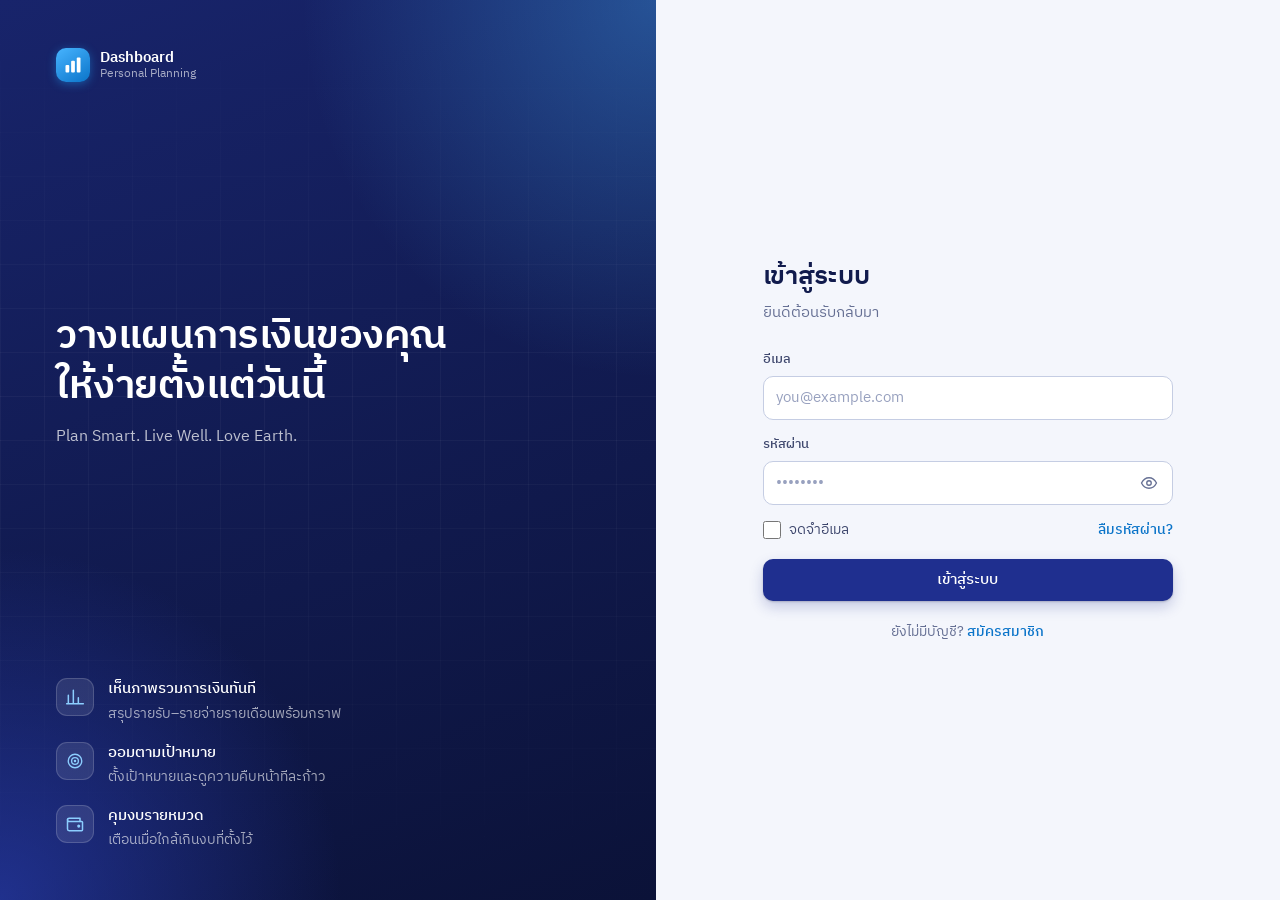
<file: index.html>
<!DOCTYPE html>
<html lang="th">
<head>
<meta charset="UTF-8">
<meta name="viewport" content="width=device-width, initial-scale=1, viewport-fit=cover">
<meta name="theme-color" content="#111B4D">
<title>เข้าสู่ระบบ — Dashboard Personal Planning</title>
<link rel="preconnect" href="https://fonts.googleapis.com">
<link rel="preconnect" href="https://fonts.gstatic.com" crossorigin>
<link href="https://fonts.googleapis.com/css2?family=IBM+Plex+Sans+Thai:wght@300;400;500;600;700&display=swap" rel="stylesheet">
<link rel="stylesheet" href="css/theme.css">
<link rel="stylesheet" href="css/login.css">
</head>
<body>
<!-- LOGIN:START -->
<div class="login-shell" id="login-root">
  <aside class="login-brand">
    <div class="brand"><span class="brand-mark" data-logo></span><span class="brand-text">Dashboard<small>Personal Planning</small></span></div>
    <div class="login-copy"><h1>วางแผนการเงินของคุณ<br>ให้ง่ายตั้งแต่วันนี้</h1><p>Plan Smart. Live Well. Love Earth.</p></div>
    <ul class="login-feats">
      <li><span class="fi" data-icon="chart"></span><div><b>เห็นภาพรวมการเงินทันที</b><span>สรุปรายรับ–รายจ่ายรายเดือนพร้อมกราฟ</span></div></li>
      <li><span class="fi" data-icon="goal"></span><div><b>ออมตามเป้าหมาย</b><span>ตั้งเป้าหมายและดูความคืบหน้าทีละก้าว</span></div></li>
      <li><span class="fi" data-icon="wallet"></span><div><b>คุมงบรายหมวด</b><span>เตือนเมื่อใกล้เกินงบที่ตั้งไว้</span></div></li>
    </ul>
  </aside>
  <main class="login-panel"><div class="login-card">

    <section id="panel-login">
      <h2>เข้าสู่ระบบ</h2><p class="lead">ยินดีต้อนรับกลับมา</p>
      <form id="form-login" novalidate>
        <div class="form-ok" id="login-ok" role="status" hidden>ตั้งรหัสผ่านใหม่แล้ว เข้าสู่ระบบได้เลย</div>
        <div class="form-error" id="login-error" role="alert" hidden></div>
        <div class="field"><label for="login-email">อีเมล</label><input id="login-email" type="email" autocomplete="email" placeholder="you@example.com"></div>
        <div class="field"><label for="login-password">รหัสผ่าน</label><div class="pw"><input id="login-password" type="password" autocomplete="current-password" placeholder="••••••••"><button type="button" class="toggle" data-toggle-pw aria-label="แสดงหรือซ่อนรหัสผ่าน"></button></div></div>
        <div class="row-between"><label class="check"><input type="checkbox" id="remember"> จดจำอีเมล</label><button type="button" class="linkbtn" data-show="forgot">ลืมรหัสผ่าน?</button></div>
        <button type="submit" class="btn btn-primary btn-block">เข้าสู่ระบบ</button>
      </form>
      <p class="switch">ยังไม่มีบัญชี? <button type="button" class="linkbtn" data-show="register">สมัครสมาชิก</button></p>
      <div class="demo-box"><span>ลองใช้งาน: <code>demo@dpp.com</code> / <code>demo1234</code></span><button type="button" class="btn btn-ghost btn-sm" id="demo-fill">ใช้บัญชีตัวอย่าง</button></div>
    </section>

    <section id="panel-register" hidden>
      <h2>สมัครสมาชิก</h2><p class="lead">สร้างบัญชีเพื่อเริ่มจัดการการเงิน</p>
      <form id="form-register" novalidate>
        <div class="form-error" id="reg-error" role="alert" hidden></div><div class="form-ok" id="reg-ok" role="status" hidden>สมัครสำเร็จ กำลังเข้าสู่ระบบ…</div>
        <div class="field-row"><div class="field"><label for="reg-first">ชื่อ</label><input id="reg-first" type="text" autocomplete="given-name"></div><div class="field"><label for="reg-last">นามสกุล</label><input id="reg-last" type="text" autocomplete="family-name"></div></div>
        <div class="field"><label for="reg-email">อีเมล</label><input id="reg-email" type="email" autocomplete="email" placeholder="you@example.com"></div>
        <div class="field"><label for="reg-password">รหัสผ่าน (อย่างน้อย 8 ตัวอักษร)</label><div class="pw"><input id="reg-password" type="password" autocomplete="new-password"><button type="button" class="toggle" data-toggle-pw aria-label="แสดงหรือซ่อนรหัสผ่าน"></button></div><div class="strength"><i id="reg-fill"></i></div><div class="strength-label" id="reg-strength"></div></div>
        <div class="field"><label for="reg-confirm">ยืนยันรหัสผ่าน</label><input id="reg-confirm" type="password" autocomplete="new-password"></div>
        <button type="submit" class="btn btn-primary btn-block">สร้างบัญชี</button>
      </form>
      <p class="switch">มีบัญชีอยู่แล้ว? <button type="button" class="linkbtn" data-show="login">เข้าสู่ระบบ</button></p>
    </section>

    <section id="panel-forgot" hidden>
      <h2>ลืมรหัสผ่าน</h2><p class="lead">ระบุอีเมลที่ใช้สมัคร แล้วตั้งรหัสผ่านใหม่</p>
      <form id="form-forgot" novalidate>
        <div class="form-error" id="forgot-error" role="alert" hidden></div>
        <div class="field"><label for="forgot-email">อีเมล</label><input id="forgot-email" type="email" autocomplete="email" placeholder="you@example.com"></div>
        <button type="submit" class="btn btn-primary btn-block">ดำเนินการต่อ</button>
      </form>
      <button type="button" class="linkbtn back" data-show="login">← กลับไปเข้าสู่ระบบ</button>
    </section>

    <section id="panel-reset" hidden>
      <h2>ตั้งรหัสผ่านใหม่</h2><p class="lead">สำหรับบัญชี <b id="rs-who"></b></p>
      <form id="form-reset" novalidate>
        <div class="form-error" id="rs-error" role="alert" hidden></div>
        <div class="field"><label for="rs-password">รหัสผ่านใหม่ (อย่างน้อย 8 ตัวอักษร)</label><div class="pw"><input id="rs-password" type="password" autocomplete="new-password"><button type="button" class="toggle" data-toggle-pw aria-label="แสดงหรือซ่อนรหัสผ่าน"></button></div><div class="strength"><i id="rs-fill"></i></div><div class="strength-label" id="rs-strength"></div></div>
        <div class="field"><label for="rs-confirm">ยืนยันรหัสผ่านใหม่</label><input id="rs-confirm" type="password" autocomplete="new-password"></div>
        <button type="submit" class="btn btn-primary btn-block">บันทึกรหัสผ่านใหม่</button>
      </form>
      <button type="button" class="linkbtn back" data-show="login">← กลับไปเข้าสู่ระบบ</button>
    </section>

  </div></main>
</div>

<script src="js/api.js"></script>
<script src="js/app.js"></script>
<script>
  document.querySelectorAll('[data-icon]').forEach(function (el) {
    if (ICON[el.dataset.icon]) {
      el.insertAdjacentHTML('afterbegin', ICON[el.dataset.icon]);
    }
  });
  document.querySelectorAll('[data-logo]').forEach(function (el) {
    el.innerHTML = ICON.logo;
  });
</script>
<script src="js/login.js"></script>
</body>
</html>
</file>
<file: css/theme.css>
/* ═══════════════════════════════════════════════════════════
   DPP — Dashboard Personal Planning
   theme.css · ตัวแปรสี/ฟอนต์ + ส่วนประกอบที่ใช้ร่วมกันทุกหน้า
   โทน: น้ำเงินคราม (Indigo) + ฟ้าสด (Sky) · เมนูด้านบน · เน้นมือถือ
   ═══════════════════════════════════════════════════════════ */

:root {
  /* Indigo — สีหลัก */
  --indigo-950: #0B1238;
  --indigo-900: #111B4D;
  --indigo-800: #18246B;
  --indigo-700: #1F2F8F;
  --indigo-600: #2A3FB5;
  --indigo-100: #E3E8FA;
  --indigo-50:  #F0F3FD;

  /* Sky — สีเน้น */
  --sky-600: #0B74C9;
  --sky-500: #1E9CF0;
  --sky-400: #47B4FF;
  --sky-300: #8CCEFF;
  --sky-100: #DDF0FF;

  /* พื้นผิว / เส้นขอบ */
  --surface: #F4F6FC;
  --panel:   #FFFFFF;
  --border:  #E1E6F3;
  --border-strong: #C5CDE3;

  /* ตัวอักษร */
  --ink:       #0F1633;
  --ink-soft:  #40496F;
  --ink-mute:  #667094;
  --ink-faint: #98A1BF;

  /* สถานะ */
  --positive: #0F7B55;  --positive-bg: #E2F5EC;
  --negative: #C23636;  --negative-bg: #FCE9E9;
  --caution:  #8F5A00;  --caution-bg:  #FFF2D6;

  /* รูปทรง / เงา */
  --radius-sm: 8px;
  --radius:    12px;
  --radius-lg: 18px;
  --shadow-sm: 0 1px 2px rgba(15,22,51,.06), 0 1px 3px rgba(15,22,51,.04);
  --shadow-md: 0 8px 24px rgba(15,22,51,.10);
  --shadow-lg: 0 20px 50px rgba(15,22,51,.22);

  --font: 'IBM Plex Sans Thai', system-ui, -apple-system, 'Segoe UI', sans-serif;
  --topbar-h: 60px;
  --content-w: 1120px;
}

/* ── Reset / Base ───────────────────────────────────────── */
*, *::before, *::after { box-sizing: border-box; margin: 0; padding: 0; }
[hidden] { display: none !important; }
html { -webkit-text-size-adjust: 100%; scroll-behavior: smooth; }
body {
  font-family: var(--font);
  font-size: 15px;
  line-height: 1.6;
  color: var(--ink);
  background: var(--surface);
  min-height: 100vh;
  -webkit-font-smoothing: antialiased;
}
body.modal-open { overflow: hidden; }
button, input, select { font: inherit; color: inherit; }
button { cursor: pointer; }
a { color: var(--sky-600); text-decoration: none; }
a:hover { text-decoration: underline; }
:focus-visible { outline: 3px solid var(--sky-400); outline-offset: 2px; border-radius: 6px; }
.num { font-variant-numeric: tabular-nums; }
.sr-only { position: absolute; width: 1px; height: 1px; overflow: hidden; clip: rect(0 0 0 0); white-space: nowrap; }
.pos { color: var(--positive); }
.neg { color: var(--negative); }

/* ── Top navigation ─────────────────────────────────────── */
.topbar {
  position: sticky; top: 0; z-index: 60;
  background: linear-gradient(180deg, var(--indigo-900), var(--indigo-800));
  color: #fff;
  box-shadow: 0 6px 18px rgba(11,18,56,.16);
  padding-top: env(safe-area-inset-top, 0px);
}
.topbar-inner {
  max-width: var(--content-w);
  margin: 0 auto;
  padding: 0 max(24px, env(safe-area-inset-right)) 0 max(24px, env(safe-area-inset-left));
  min-height: var(--topbar-h);
  display: grid;
  grid-template-columns: auto 1fr auto;
  grid-template-areas: "brand nav user";
  align-items: center;
  column-gap: 28px;
}
.brand { grid-area: brand; display: flex; align-items: center; gap: 10px; color: #fff; }
.brand:hover { text-decoration: none; }
.brand-mark {
  width: 34px; height: 34px; border-radius: 10px; flex-shrink: 0;
  background: linear-gradient(145deg, var(--sky-400), var(--sky-600));
  display: grid; place-items: center;
  box-shadow: 0 2px 10px rgba(30,156,240,.45);
}
.brand-text { display: flex; flex-direction: column; line-height: 1.15; font-weight: 600; font-size: 14.5px; }
.brand-text small { font-weight: 400; font-size: 11.5px; color: rgba(255,255,255,.62); }

.nav { grid-area: nav; display: flex; gap: 2px; overflow-x: auto; scrollbar-width: none; -webkit-overflow-scrolling: touch; }
.nav::-webkit-scrollbar { display: none; }
.nav a {
  display: flex; align-items: center; gap: 8px; white-space: nowrap;
  height: var(--topbar-h); padding: 0 14px;
  color: rgba(255,255,255,.72); font-size: 14px; font-weight: 500;
  border-bottom: 3px solid transparent;
  transition: color .15s, background .15s;
}
.nav a:hover { color: #fff; background: rgba(255,255,255,.06); text-decoration: none; }
.nav a[aria-current="page"] { color: #fff; border-bottom-color: var(--sky-400); }

.user-menu { grid-area: user; position: relative; }
.user-btn {
  display: flex; align-items: center; gap: 8px; min-height: 42px;
  padding: 4px 12px 4px 4px; border-radius: 999px;
  background: rgba(255,255,255,.08); border: 1px solid rgba(255,255,255,.16); color: #fff;
  transition: background .15s;
}
.user-btn:hover, .user-btn.active { background: rgba(255,255,255,.16); }
.avatar {
  width: 32px; height: 32px; border-radius: 50%; flex-shrink: 0;
  background: linear-gradient(145deg, var(--sky-400), var(--sky-600));
  display: grid; place-items: center; font-weight: 600; font-size: 14px; color: #fff;
}
.user-name { font-size: 14px; font-weight: 500; max-width: 120px; overflow: hidden; text-overflow: ellipsis; white-space: nowrap; }
.menu {
  position: absolute; right: 0; top: calc(100% + 10px); min-width: 240px; z-index: 70;
  background: #fff; color: var(--ink); border: 1px solid var(--border);
  border-radius: var(--radius); box-shadow: var(--shadow-lg); padding: 6px;
}
.menu-head { display: flex; flex-direction: column; padding: 10px 12px; margin-bottom: 6px; border-bottom: 1px solid var(--border); }
.menu-head b { font-weight: 600; }
.menu-head span { font-size: 12.5px; color: var(--ink-mute); word-break: break-all; }
.menu a, .menu button {
  display: flex; align-items: center; gap: 10px; width: 100%; min-height: 42px;
  padding: 0 12px; border: 0; background: none; border-radius: 8px;
  color: var(--ink); font-size: 14.5px; text-align: left;
}
.menu a:hover, .menu button:hover { background: var(--indigo-50); text-decoration: none; }
.menu .danger { color: var(--negative); }

/* ── Page layout ────────────────────────────────────────── */
.page {
  max-width: var(--content-w); margin: 0 auto;
  padding: 28px 24px 72px;
  display: flex; flex-direction: column; gap: 20px;
  animation: pageIn .35s ease both;
}
@keyframes pageIn { from { opacity: 0; transform: translateY(8px); } to { opacity: 1; transform: none; } }
.page-head { display: flex; justify-content: space-between; align-items: flex-end; gap: 16px; flex-wrap: wrap; }
.page-title { font-size: 26px; font-weight: 600; letter-spacing: -.3px; line-height: 1.25; color: var(--indigo-900); }
.page-sub { color: var(--ink-mute); font-size: 14px; }
.page-tools { display: flex; align-items: center; gap: 10px; flex-wrap: wrap; }

.card {
  background: var(--panel); border: 1px solid var(--border);
  border-radius: var(--radius-lg); padding: 22px; box-shadow: var(--shadow-sm);
}
.card-head { display: flex; align-items: center; justify-content: space-between; gap: 12px; flex-wrap: wrap; margin-bottom: 16px; }
.card-head h2 { font-size: 16px; font-weight: 600; color: var(--indigo-900); }
.link { font-size: 13.5px; font-weight: 500; }
.grid-2 { display: grid; grid-template-columns: 1.6fr 1fr; gap: 20px; }
.ico {
  width: 40px; height: 40px; border-radius: 12px; flex-shrink: 0;
  background: var(--indigo-50); display: grid; place-items: center; font-size: 19px;
}

/* สรุปตัวเลข 3 ช่อง */
.sum-strip { display: grid; grid-template-columns: repeat(3, 1fr); gap: 12px; }
.sum-item { background: #fff; border: 1px solid var(--border); border-radius: 14px; padding: 14px 18px; box-shadow: var(--shadow-sm); }
.sum-item span { font-size: 13px; color: var(--ink-mute); }
.sum-item b { display: block; margin-top: 2px; font-size: 21px; font-weight: 600; font-variant-numeric: tabular-nums; }

/* ── Buttons ────────────────────────────────────────────── */
.btn {
  display: inline-flex; align-items: center; justify-content: center; gap: 8px;
  min-height: 42px; padding: 0 18px; border-radius: 10px;
  border: 1px solid transparent; font-weight: 500; font-size: 14.5px; white-space: nowrap;
  transition: background .15s, border-color .15s, transform .15s, box-shadow .15s;
}
.btn-primary { background: var(--indigo-700); color: #fff; box-shadow: 0 1px 2px rgba(15,22,51,.2), 0 6px 14px rgba(31,47,143,.22); }
.btn-primary:hover { background: var(--indigo-600); transform: translateY(-1px); }
.btn-primary:active { transform: none; }
.btn-ghost { background: #fff; border-color: var(--border-strong); color: var(--ink-soft); }
.btn-ghost:hover { background: var(--indigo-50); border-color: var(--indigo-600); color: var(--indigo-700); }
.btn-danger { background: #fff; border-color: #F2BDBD; color: var(--negative); }
.btn-danger:hover { background: var(--negative-bg); }
.btn-sm { min-height: 36px; padding: 0 13px; font-size: 13.5px; border-radius: 9px; }
.btn-block { width: 100%; }
.btn[disabled] { opacity: .6; pointer-events: none; }
.icon-btn {
  width: 36px; height: 36px; border-radius: 9px; flex-shrink: 0;
  border: 1px solid var(--border); background: #fff; color: var(--ink-mute);
  display: inline-grid; place-items: center; transition: background .15s, color .15s, border-color .15s;
}
.icon-btn:hover { background: var(--indigo-50); color: var(--indigo-700); border-color: var(--border-strong); }
.icon-btn.danger:hover { background: var(--negative-bg); color: var(--negative); border-color: #F2BDBD; }

/* ── Segmented control / Month nav ──────────────────────── */
.seg { display: inline-flex; gap: 2px; padding: 3px; background: var(--indigo-50); border: 1px solid var(--border); border-radius: 10px; }
.seg button {
  min-height: 34px; padding: 0 14px; border: 0; border-radius: 7px; background: none;
  font-size: 13.5px; font-weight: 500; color: var(--ink-soft);
}
.seg button.on { background: #fff; color: var(--indigo-800); box-shadow: var(--shadow-sm); }
.seg-full { display: flex; }
.seg-full button { flex: 1; }
.month-nav { display: inline-flex; align-items: center; background: #fff; border: 1px solid var(--border); border-radius: 10px; box-shadow: var(--shadow-sm); }
.mn-btn { width: 38px; height: 40px; border: 0; border-radius: 10px; background: none; font-size: 20px; line-height: 1; color: var(--ink-soft); }
.mn-btn:hover { background: var(--indigo-50); color: var(--indigo-700); }
.mn-label { min-width: 140px; padding: 0 4px; text-align: center; font-weight: 500; font-size: 14.5px; }

/* ── Forms ──────────────────────────────────────────────── */
.field { display: flex; flex-direction: column; gap: 6px; margin-bottom: 14px; }
.field label { font-size: 13px; font-weight: 500; color: var(--ink-soft); }
.field input, .field select {
  width: 100%; min-height: 44px; padding: 0 12px;
  background: #fff; border: 1px solid var(--border-strong); border-radius: 10px; font-size: 15px;
  transition: border-color .15s, box-shadow .15s;
}
.field input:focus, .field select:focus { outline: none; border-color: var(--sky-500); box-shadow: 0 0 0 4px rgba(30,156,240,.18); }
.field input::placeholder { color: var(--ink-faint); }
.field input[disabled], .field select[disabled] { background: var(--surface); color: var(--ink-mute); }
.field-row { display: grid; grid-template-columns: 1fr 1fr; gap: 12px; }
.form-error, .form-ok { padding: 10px 12px; border-radius: 10px; font-size: 13.5px; margin-bottom: 12px; }
.form-error { background: var(--negative-bg); color: var(--negative); }
.form-ok { background: var(--positive-bg); color: var(--positive); }

/* ── Chips / Progress ───────────────────────────────────── */
.chip { display: inline-flex; align-items: center; gap: 4px; padding: 2px 10px; border-radius: 999px; font-size: 12.5px; font-weight: 500; background: var(--indigo-50); color: var(--indigo-700); }
.chip-pos  { background: var(--positive-bg); color: var(--positive); }
.chip-neg  { background: var(--negative-bg); color: var(--negative); }
.chip-warn { background: var(--caution-bg);  color: var(--caution); }
.chip-sky  { background: var(--sky-100);     color: #075A9E; }
.bar { height: 8px; border-radius: 999px; background: var(--indigo-100); overflow: hidden; }
.bar > i {
  display: block; height: 100%; width: var(--w, 0%); border-radius: inherit;
  background: var(--bar-c, var(--sky-500));
  animation: grow .7s cubic-bezier(.2,.7,.2,1) both;
}
@keyframes grow { from { width: 0; } }

/* ── Empty state ────────────────────────────────────────── */
.empty { text-align: center; padding: 36px 16px; color: var(--ink-mute); }
.empty-ico { font-size: 34px; margin-bottom: 8px; }
.empty h3 { font-size: 16px; font-weight: 600; color: var(--ink); margin-bottom: 4px; }
.empty p { font-size: 14px; margin-bottom: 14px; }

/* ── Modal (บนมือถือเป็น bottom sheet) ───────────────────── */
.modal-overlay {
  position: fixed; inset: 0; z-index: 100; padding: 16px;
  display: flex; align-items: center; justify-content: center;
  background: rgba(11,18,56,.55); backdrop-filter: blur(2px);
  opacity: 0; visibility: hidden; transition: opacity .2s, visibility .2s;
}
.modal-overlay.open { opacity: 1; visibility: visible; }
.modal {
  width: min(460px, 100%); max-height: calc(100vh - 32px); overflow: auto;
  background: #fff; border-radius: var(--radius-lg); padding: 24px; box-shadow: var(--shadow-lg);
  transform: translateY(12px) scale(.98); transition: transform .22s;
}
.modal-overlay.open .modal { transform: none; }
.modal-head { display: flex; justify-content: space-between; align-items: center; margin-bottom: 18px; }
.modal-head h2 { font-size: 18px; font-weight: 600; color: var(--indigo-900); }
.modal-foot { display: flex; justify-content: flex-end; gap: 10px; margin-top: 18px; }
.modal-note { font-size: 14px; color: var(--ink-soft); margin: -6px 0 14px; }

/* ── Toast ──────────────────────────────────────────────── */
#toast-root {
  position: fixed; left: 50%; bottom: 24px; transform: translateX(-50%); z-index: 120;
  display: flex; flex-direction: column; align-items: center; gap: 8px;
  width: max-content; max-width: calc(100vw - 32px); pointer-events: none;
}
.toast {
  pointer-events: auto; display: flex; align-items: center; gap: 14px;
  background: var(--indigo-950); color: #fff; font-size: 14px;
  padding: 12px 16px; border-radius: 12px; box-shadow: var(--shadow-lg);
  animation: toastIn .22s ease both;
}
.toast button { background: none; border: 0; padding: 0 4px; color: var(--sky-300); font-weight: 600; }
.toast.out { opacity: 0; transform: translateY(6px); transition: .25s; }
@keyframes toastIn { from { opacity: 0; transform: translateY(8px); } }

/* ปุ่ม + ลอย (เฉพาะมือถือ) */
.fab {
  display: none; position: fixed; z-index: 40;
  right: 16px; bottom: calc(18px + env(safe-area-inset-bottom));
  width: 56px; height: 56px; border-radius: 50%; border: 0; color: #fff; place-items: center;
  background: linear-gradient(145deg, var(--sky-500), var(--indigo-700));
  box-shadow: 0 10px 24px rgba(31,47,143,.4);
}

/* ── Responsive ─────────────────────────────────────────── */
@media (max-width: 860px) {
  .grid-2 { grid-template-columns: 1fr; }
  .topbar-inner {
    grid-template-columns: 1fr auto;
    grid-template-areas: "brand user" "nav nav";
    padding: 0 max(16px, env(safe-area-inset-right)) 0 max(16px, env(safe-area-inset-left));
    column-gap: 12px;
  }
  .brand { height: 56px; }
  .nav { margin: 0 -16px; padding: 0 8px; border-top: 1px solid rgba(255,255,255,.1); }
  .nav a { height: 46px; padding: 0 13px; }
  .user-name { display: none; }
  .user-btn { padding-right: 8px; }
}
@media (max-width: 640px) {
  body { font-size: 15px; }
  .page { padding: 20px 16px 96px; gap: 16px; }
  .page-title { font-size: 22px; }
  .card { padding: 18px 16px; border-radius: 16px; }
  .field input, .field select { font-size: 16px; }
  .fab { display: grid; }
  .hide-sm { display: none !important; }
  .sum-strip { gap: 8px; }
  .sum-item { padding: 12px; }
  .sum-item span { font-size: 12px; }
  .sum-item b { font-size: 16px; }
  .field-row { grid-template-columns: 1fr; gap: 0; }
  .modal-overlay { align-items: flex-end; padding: 0; }
  .modal {
    width: 100%; max-height: 92vh; border-radius: 20px 20px 0 0; transform: translateY(100%);
    padding: 20px 18px calc(20px + env(safe-area-inset-bottom));
  }
  .modal-foot .btn { flex: 1; }
  #toast-root { bottom: 92px; }
  .mn-label { min-width: 118px; }
}
@media (pointer: coarse) { .btn-sm { min-height: 40px; } .icon-btn { width: 40px; height: 40px; } }
@media (prefers-reduced-motion: reduce) {
  *, *::before, *::after { animation-duration: .01ms !important; animation-iteration-count: 1 !important; transition-duration: .01ms !important; scroll-behavior: auto !important; }
}
</file>
<file: css/login.css>
/* login.css · หน้าเข้าสู่ระบบ / สมัคร / ลืมรหัสผ่าน */
.login-shell { padding-top: env(safe-area-inset-top, 0px); min-height: 100vh; display: grid; grid-template-columns: 1.05fr 1fr; background: var(--indigo-950); }

.login-brand {
  position: relative; overflow: hidden; color: #fff;
  padding: 48px 56px; display: flex; flex-direction: column; justify-content: space-between; gap: 40px;
  background:
    radial-gradient(90% 70% at 100% 0%, rgba(71,180,255,.34), transparent 60%),
    radial-gradient(80% 60% at 0% 100%, rgba(42,63,181,.65), transparent 65%),
    linear-gradient(160deg, var(--indigo-800), var(--indigo-950));
}
.login-brand::after {
  content: ''; position: absolute; inset: 0; pointer-events: none;
  background-image: linear-gradient(rgba(255,255,255,.04) 1px, transparent 1px), linear-gradient(90deg, rgba(255,255,255,.04) 1px, transparent 1px);
  background-size: 44px 44px;
  -webkit-mask-image: linear-gradient(180deg, transparent, #000 45%, transparent);
          mask-image: linear-gradient(180deg, transparent, #000 45%, transparent);
}
.login-brand > * { position: relative; z-index: 1; }
.login-copy h1 { font-size: clamp(28px, 3.4vw, 40px); font-weight: 600; line-height: 1.25; letter-spacing: -.5px; margin-bottom: 14px; }
.login-copy p { color: rgba(255,255,255,.72); font-size: 15.5px; max-width: 420px; }
.login-feats { list-style: none; display: grid; gap: 16px; }
.login-feats li { display: flex; gap: 14px; align-items: flex-start; }
.login-feats .fi {
  width: 38px; height: 38px; border-radius: 11px; flex-shrink: 0; display: grid; place-items: center;
  background: rgba(255,255,255,.1); border: 1px solid rgba(255,255,255,.16); color: var(--sky-300);
}
.login-feats b { display: block; font-weight: 500; font-size: 14.5px; }
.login-feats span { font-size: 13.5px; color: rgba(255,255,255,.62); }

.login-panel { background: var(--surface); display: flex; align-items: center; justify-content: center; padding: 32px 24px; }
.login-card { width: 100%; max-width: 410px; }
.login-card h2 { font-size: 26px; font-weight: 600; color: var(--indigo-900); letter-spacing: -.3px; }
.login-card .lead { color: var(--ink-mute); margin: 4px 0 24px; font-size: 14.5px; }

.pw { position: relative; }
.pw input { padding-right: 46px; }
.pw .toggle {
  position: absolute; right: 4px; top: 50%; transform: translateY(-50%);
  width: 40px; height: 40px; border: 0; background: none; color: var(--ink-mute); border-radius: 8px; display: grid; place-items: center;
}
.pw .toggle:hover { color: var(--indigo-700); background: var(--indigo-50); }
.row-between { display: flex; justify-content: space-between; align-items: center; gap: 12px; margin: 2px 0 18px; font-size: 14px; }
.check { display: flex; align-items: center; gap: 8px; color: var(--ink-soft); cursor: pointer; }
.check input { width: 18px; height: 18px; accent-color: var(--indigo-700); }
.linkbtn { background: none; border: 0; padding: 0; color: var(--sky-600); font-weight: 500; font-size: inherit; }
.linkbtn:hover { text-decoration: underline; }
.switch { text-align: center; margin-top: 20px; font-size: 14px; color: var(--ink-mute); }
.back { display: inline-flex; align-items: center; gap: 6px; margin-top: 16px; }

.strength { height: 4px; border-radius: 4px; background: var(--indigo-100); margin-top: 8px; overflow: hidden; }
.strength i { display: block; height: 100%; width: 0; transition: width .25s, background .25s; }
.strength-label { font-size: 12.5px; color: var(--ink-mute); margin-top: 4px; min-height: 18px; }

.demo-box {
  margin-top: 22px; padding: 14px 16px; border-radius: 12px; font-size: 13.5px; color: var(--ink-soft);
  background: var(--sky-100); border: 1px solid #BFE1FB; display: flex; align-items: center; justify-content: space-between; gap: 12px; flex-wrap: wrap;
}
.demo-box code { background: #fff; padding: 1px 6px; border-radius: 5px; font-size: 13px; }

@media (max-width: 860px) {
  .login-shell { grid-template-columns: 1fr; }
  .login-brand { padding: 24px 22px 28px; gap: 18px; }
  .login-feats { display: none; }
  .login-copy h1 { font-size: 24px; margin-bottom: 8px; }
  .login-copy p { font-size: 14px; }
  .login-panel { align-items: flex-start; padding: 24px 18px 40px; }
  .login-card h2 { font-size: 22px; }
}
</file>
<file: css/budget.css>
/* budget.css · หน้าวางแผนงบประมาณ */
.budget-sum-row { display: grid; grid-template-columns: repeat(3, 1fr); gap: 16px; }
.budget-sum-row span { font-size: 13px; color: var(--ink-mute); }
.budget-sum-row b { display: block; font-size: 24px; font-weight: 600; font-variant-numeric: tabular-nums; letter-spacing: -.3px; }
.budget-sum .bar { height: 10px; margin-top: 16px; }
.budget-sum .hint { font-size: 13px; color: var(--ink-mute); margin-top: 8px; }

.budget-grid { display: grid; grid-template-columns: repeat(3, minmax(0, 1fr)); gap: 20px; }
.budget-grid > .empty { grid-column: 1 / -1; background: #fff; border: 1px dashed var(--border-strong); border-radius: var(--radius-lg); padding: 44px 16px; }
.bcard { display: flex; flex-direction: column; gap: 14px; }
.bcard-head { display: flex; gap: 12px; align-items: center; }
.bcard-name { font-weight: 600; line-height: 1.3; }
.bcard-limit { font-size: 13px; color: var(--ink-mute); }
.bcard-pct { margin-left: auto; font-size: 24px; font-weight: 600; font-variant-numeric: tabular-nums; }
.bcard-row { display: flex; justify-content: space-between; gap: 8px; font-size: 13.5px; color: var(--ink-soft); flex-wrap: wrap; }
.bcard-foot { display: flex; justify-content: space-between; align-items: center; gap: 8px; flex-wrap: wrap; padding-top: 12px; border-top: 1px solid var(--border); }
.bcard-acts { display: flex; gap: 6px; align-items: center; }
.bcard.warn .bar > i { --bar-c: #D9A21B; }
.bcard.over .bar > i { --bar-c: var(--negative); }
.bcard.over .bcard-pct { color: var(--negative); }

@media (max-width: 980px) { .budget-grid { grid-template-columns: repeat(2, minmax(0, 1fr)); } }
@media (max-width: 640px) {
  .budget-grid { grid-template-columns: 1fr; }
  .budget-sum-row { gap: 8px; }
  .budget-sum-row b { font-size: 17px; }
  .budget-sum-row span { font-size: 12px; }
}
</file>
<file: css/dashboard.css>
/* dashboard.css · หน้าแดชบอร์ด */
.hero {
  color: #fff; border-radius: var(--radius-lg); padding: 28px;
  display: grid; grid-template-columns: 1.35fr 1fr; gap: 28px;
  background:
    radial-gradient(120% 140% at 100% 0%, rgba(71,180,255,.34) 0%, transparent 55%),
    linear-gradient(135deg, var(--indigo-800), var(--indigo-950));
  box-shadow: var(--shadow-md);
}
.hero-main { display: flex; flex-direction: column; gap: 10px; min-width: 0; }
.hero-top { display: flex; align-items: center; gap: 10px; flex-wrap: wrap; }
.hero-label { font-size: 14px; color: rgba(255,255,255,.78); }
.pill-light { display: inline-flex; align-items: center; padding: 3px 11px; border-radius: 999px; font-size: 12.5px; background: rgba(255,255,255,.14); border: 1px solid rgba(255,255,255,.16); }
.hero-value { font-size: clamp(34px, 7vw, 48px); font-weight: 600; letter-spacing: -.8px; line-height: 1.1; font-variant-numeric: tabular-nums; word-break: break-word; }
.hero-value.neg { color: #FFB9B9; }
.hero-delta { font-size: 13.5px; color: rgba(255,255,255,.8); }
.hero-rate { margin-top: auto; padding-top: 10px; }
.hero-rate-row { display: flex; justify-content: space-between; gap: 8px; font-size: 13px; color: rgba(255,255,255,.84); margin-bottom: 8px; flex-wrap: wrap; }
.hero .bar { background: rgba(255,255,255,.16); }
.hero .bar > i { --bar-c: var(--sky-400); }
.hero-side { display: grid; gap: 12px; align-content: center; }
.hero-stat { background: rgba(255,255,255,.08); border: 1px solid rgba(255,255,255,.13); border-radius: 14px; padding: 14px 16px; min-width: 0; }
.hero-stat-label { display: flex; align-items: center; gap: 8px; font-size: 13px; color: rgba(255,255,255,.74); }
.dot { width: 8px; height: 8px; border-radius: 50%; flex-shrink: 0; }
.hero-stat-val { font-size: 23px; font-weight: 600; font-variant-numeric: tabular-nums; margin: 2px 0; }
.hero-stat-sub { font-size: 12.5px; color: rgba(255,255,255,.66); }

/* กราฟแท่ง */
.chart-stats { display: flex; gap: 32px; flex-wrap: wrap; margin-bottom: 16px; }
.chart-stats div { font-size: 13px; color: var(--ink-mute); }
.chart-stats b { display: block; font-size: 19px; font-weight: 600; color: var(--ink); font-variant-numeric: tabular-nums; }
.bars { display: flex; align-items: stretch; gap: clamp(4px, 1.2vw, 14px); height: 210px; }
.bar-col { flex: 1; min-width: 0; display: flex; flex-direction: column; }
.bar-pair { flex: 1; display: flex; align-items: flex-end; justify-content: center; gap: 3px; border-bottom: 1px solid var(--border-strong); }
.vbar { width: min(14px, 42%); border-radius: 5px 5px 0 0; transform-origin: bottom; animation: rise .6s cubic-bezier(.2,.7,.2,1) both; }
.vbar.inc { background: var(--sky-500); }
.vbar.exp { background: var(--indigo-700); }
.bar-x { height: 24px; display: flex; align-items: center; justify-content: center; font-size: 12px; color: var(--ink-mute); }
.bar-x.cur { color: var(--indigo-800); font-weight: 600; }
@keyframes rise { from { transform: scaleY(0); } }
.legend { display: flex; gap: 18px; flex-wrap: wrap; margin-top: 14px; font-size: 13px; color: var(--ink-soft); }
.legend i { display: inline-block; width: 10px; height: 10px; border-radius: 3px; margin-right: 6px; vertical-align: -1px; }

/* โดนัท */
.donut { position: relative; width: 170px; height: 170px; margin: 0 auto 20px; }
.donut svg { width: 100%; height: 100%; transform: rotate(-90deg); }
.donut-center { position: absolute; inset: 0; display: grid; place-content: center; text-align: center; }
.donut-center b { font-size: 21px; font-weight: 600; font-variant-numeric: tabular-nums; }
.donut-center span { font-size: 12px; color: var(--ink-mute); }
.dl { display: flex; flex-direction: column; gap: 10px; }
.dl-row { display: grid; grid-template-columns: auto 1fr auto; gap: 10px; align-items: center; font-size: 14px; }
.dl-row i { width: 10px; height: 10px; border-radius: 3px; }
.dl-row .pct { color: var(--ink-mute); font-size: 12.5px; margin-left: 8px; font-style: normal; }

/* รายการล่าสุด */
.rec-row { display: flex; align-items: center; gap: 12px; padding: 12px 0; border-top: 1px solid var(--border); }
.rec-row:first-child { border-top: 0; padding-top: 0; }
.rec-row:last-child { padding-bottom: 0; }
.rec-main { flex: 1; min-width: 0; }
.rec-name { font-weight: 500; white-space: nowrap; overflow: hidden; text-overflow: ellipsis; }
.rec-sub { font-size: 12.5px; color: var(--ink-mute); }
.rec-amt { font-weight: 600; font-variant-numeric: tabular-nums; white-space: nowrap; }
.rec-amt.in { color: var(--positive); }

@media (max-width: 860px) {
  .hero { grid-template-columns: 1fr; gap: 20px; padding: 22px 18px; }
  .hero-side { grid-template-columns: 1fr 1fr; }
}
@media (max-width: 420px) {
  .hero-side { grid-template-columns: 1fr; }
  .bars { height: 180px; }
}
</file>
<file: css/goals.css>
/* goals.css · หน้าเป้าหมายการออม */
.goal-grid { display: grid; grid-template-columns: repeat(2, minmax(0, 1fr)); gap: 20px; }
.goal { display: flex; flex-direction: column; gap: 14px; }
.goal-head { display: flex; gap: 12px; align-items: flex-start; }
.goal-head .ico { width: 46px; height: 46px; font-size: 22px; }
.goal-title { flex: 1; min-width: 0; }
.goal-title h3 { font-size: 16px; font-weight: 600; color: var(--indigo-900); line-height: 1.35; word-break: break-word; }
.goal-title p { font-size: 13px; color: var(--ink-mute); }
.goal-acts { display: flex; gap: 6px; }
.goal-money { display: flex; align-items: baseline; gap: 8px; flex-wrap: wrap; }
.goal-money b { font-size: 27px; font-weight: 600; font-variant-numeric: tabular-nums; letter-spacing: -.4px; }
.goal-money span { color: var(--ink-mute); font-size: 14px; }
.goal-meta { display: flex; justify-content: space-between; gap: 8px; flex-wrap: wrap; font-size: 13.5px; color: var(--ink-soft); }
.goal-foot { display: flex; justify-content: space-between; align-items: center; gap: 12px; padding-top: 14px; border-top: 1px solid var(--border); }
.goal-date small { display: block; font-size: 12.5px; color: var(--ink-mute); }
.goal-date b { font-weight: 500; font-size: 14px; }
.goal.done .bar > i { --bar-c: var(--positive); }

.emoji-pick { display: flex; flex-wrap: wrap; gap: 6px; }
.emoji-pick button {
  width: 42px; height: 42px; border-radius: 10px; font-size: 20px;
  border: 2px solid transparent; background: var(--indigo-50);
}
.emoji-pick button.on { border-color: var(--sky-500); background: var(--sky-100); }

@media (max-width: 760px) { .goal-grid { grid-template-columns: 1fr; } }
</file>
<file: css/profile.css>
/* profile.css · หน้าบัญชีส่วนตัว */
.profile-grid { display: grid; grid-template-columns: 300px 1fr; gap: 20px; align-items: start; }
.profile-side { display: flex; flex-direction: column; gap: 20px; }
.id-card {
  text-align: center; padding: 32px 22px; color: #fff; border: 0;
  background: radial-gradient(120% 100% at 100% 0%, rgba(71,180,255,.3), transparent 60%), linear-gradient(160deg, var(--indigo-800), var(--indigo-950));
}
.avatar-lg {
  width: 88px; height: 88px; margin: 0 auto 14px; border-radius: 50%;
  display: grid; place-items: center; font-size: 36px; font-weight: 600;
  background: linear-gradient(145deg, var(--sky-400), var(--sky-600)); border: 3px solid rgba(255,255,255,.26);
}
.id-card h2 { font-size: 20px; font-weight: 600; word-break: break-word; }
.id-card p { color: rgba(255,255,255,.72); font-size: 14px; word-break: break-all; }
.id-card .pill-light { margin-top: 14px; }
.profile-main { display: flex; flex-direction: column; gap: 20px; }
.act-row { display: flex; gap: 10px; flex-wrap: wrap; }
@media (max-width: 860px) { .profile-grid { grid-template-columns: 1fr; } }
</file>
<file: css/transactions.css>
/* transactions.css · หน้ารายรับ–รายจ่าย */
.toolbar { display: flex; gap: 10px; flex-wrap: wrap; align-items: center; }
.search { position: relative; flex: 1; min-width: 220px; display: block; }
.search svg { position: absolute; left: 13px; top: 50%; transform: translateY(-50%); color: var(--ink-faint); pointer-events: none; }
.search input {
  width: 100%; min-height: 44px; padding: 0 12px 0 40px; background: #fff;
  border: 1px solid var(--border-strong); border-radius: 10px; font-size: 15px;
}
.search input:focus { outline: none; border-color: var(--sky-500); box-shadow: 0 0 0 4px rgba(30,156,240,.18); }

.card.table { padding: 0; overflow: hidden; }
.t-head, .tx-row {
  display: grid; grid-template-columns: minmax(0, 2.2fr) 150px 120px 140px 44px;
  gap: 12px; align-items: center; padding: 0 20px;
}
.t-head { min-height: 44px; background: var(--indigo-50); border-bottom: 1px solid var(--border); font-size: 12.5px; font-weight: 600; color: var(--ink-mute); }
.t-head .r { text-align: right; }
.tx-row { min-height: 66px; border-bottom: 1px solid var(--border); transition: background .15s; }
.tx-row:last-child { border-bottom: 0; }
.tx-row:hover { background: #FAFBFF; }
.tx-main { display: flex; align-items: center; gap: 12px; min-width: 0; }
.tx-text { min-width: 0; }
.tx-name { font-weight: 500; white-space: nowrap; overflow: hidden; text-overflow: ellipsis; }
.tx-sub { display: none; font-size: 12.5px; color: var(--ink-mute); }
.tx-date { color: var(--ink-mute); font-size: 14px; }
.tx-amt { text-align: right; font-weight: 600; font-variant-numeric: tabular-nums; white-space: nowrap; }
.tx-amt.in { color: var(--positive); }

@media (max-width: 720px) {
  .t-head { display: none; }
  .tx-row { grid-template-columns: minmax(0, 1fr) auto 40px; padding: 12px 12px 12px 16px; gap: 8px; min-height: 64px; }
  .tx-cat, .tx-date { display: none; }
  .tx-sub { display: block; }
  .search { min-width: 100%; }
  .toolbar .seg { width: 100%; }
  .toolbar .seg button { flex: 1; }
}
</file>
